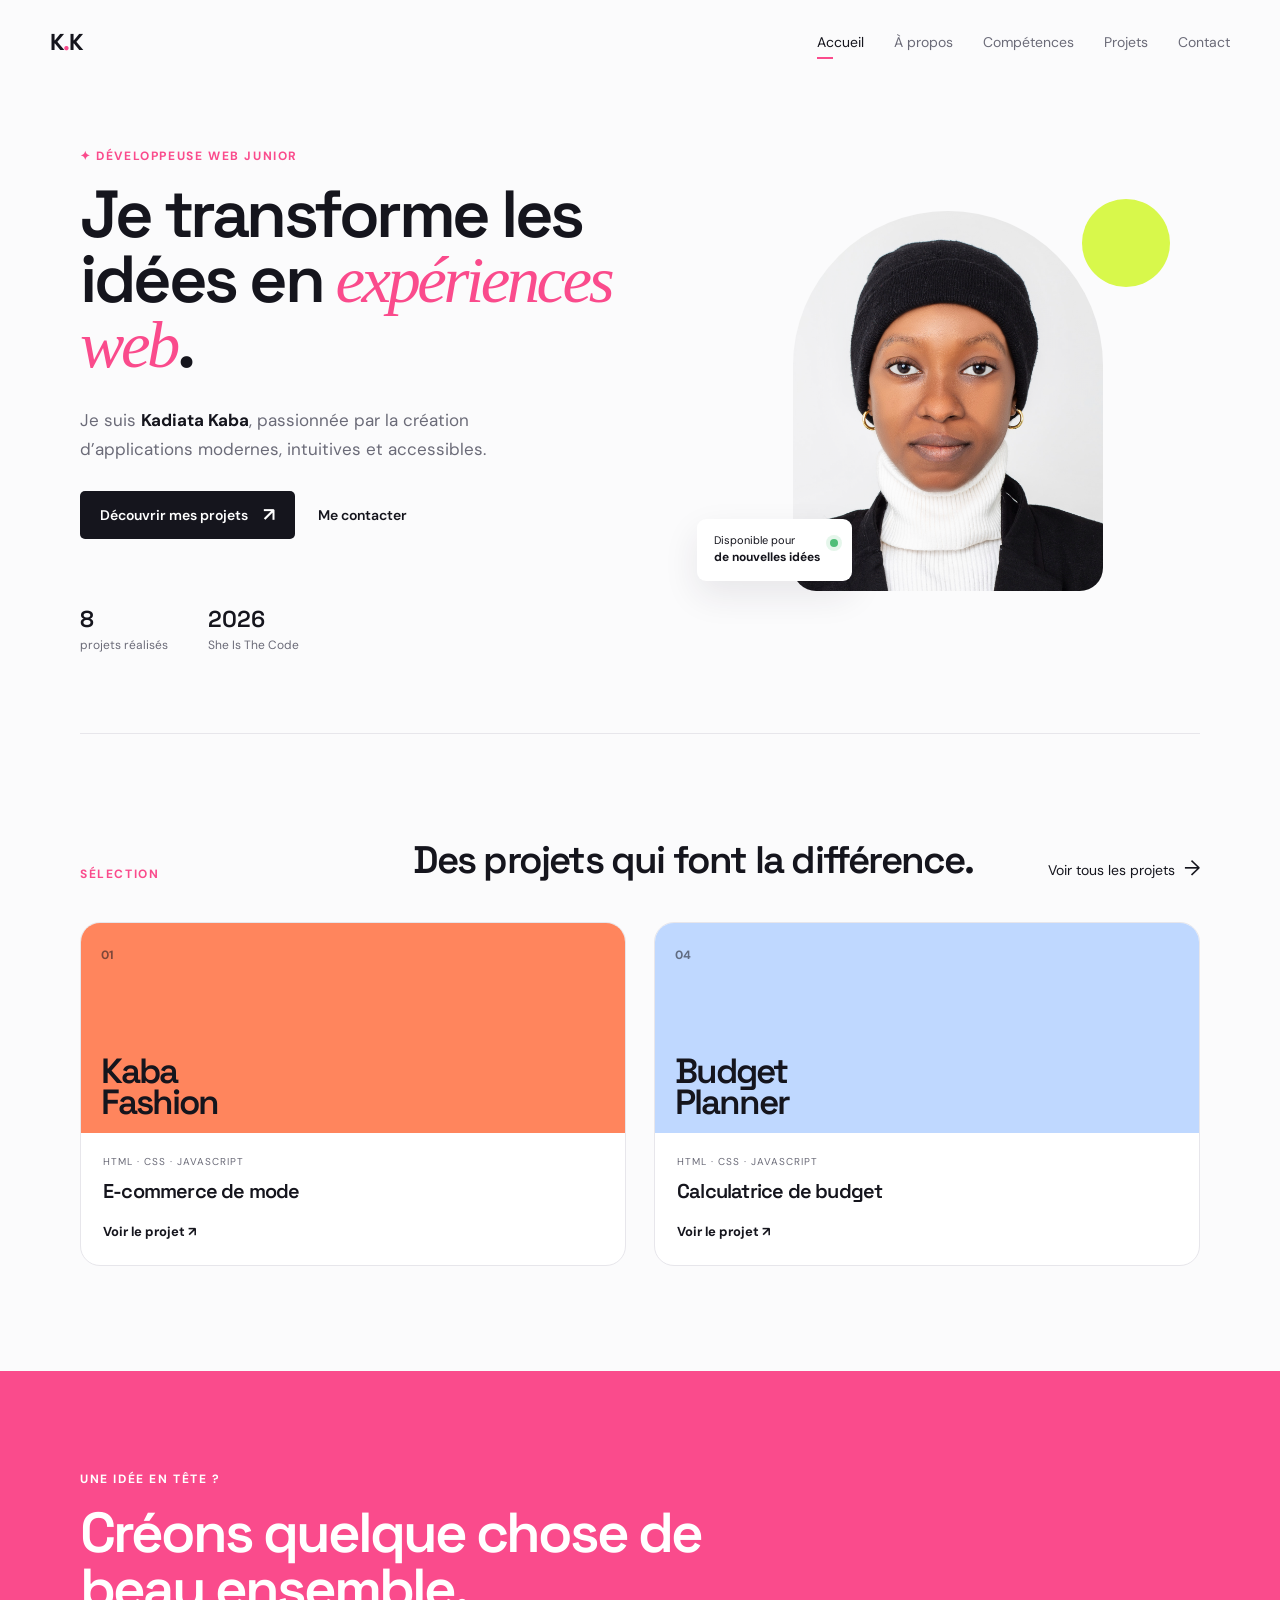
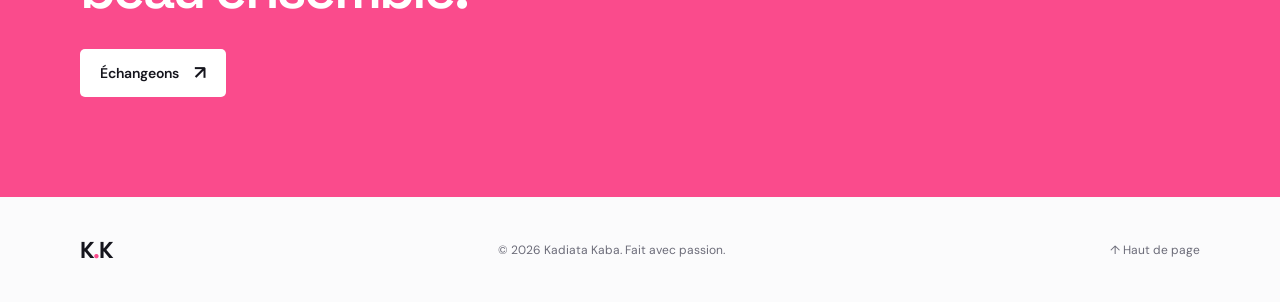
<file: index.html>
<!DOCTYPE html>
<html lang="fr">
<head>
  <meta charset="UTF-8">
  <meta name="viewport" content="width=device-width, initial-scale=1.0">
  <meta name="description" content="Portfolio de Kadiata Kaba, développeuse web formée chez She Is The Code.">
  <title>Kadiata Kaba — Développeuse Web</title>
  <link rel="preconnect" href="https://fonts.googleapis.com">
  <link rel="preconnect" href="https://fonts.gstatic.com" crossorigin>
  <link href="https://fonts.googleapis.com/css2?family=DM+Sans:wght@400;500;600;700&family=Space+Grotesk:wght@500;600;700&display=swap" rel="stylesheet">
  <link rel="stylesheet" href="style.css">
</head>
<body>
  <header class="site-header"><a class="brand" href="index.html">K<span>.</span>K</a><button class="menu-toggle" aria-label="Ouvrir le menu" aria-expanded="false"><i></i><i></i></button><nav><a class="active" href="index.html">Accueil</a><a href="about.html">À propos</a><a href="skills.html">Compétences</a><a href="projects.html">Projets</a><a href="contact.html">Contact</a></nav></header>
  <main>
    <section class="hero container">
      <div class="hero-copy reveal"><p class="eyebrow">✦ Développeuse web junior</p><h1>Je transforme les idées en <em>expériences web</em>.</h1><p class="lead">Je suis <strong>Kadiata Kaba</strong>, passionnée par la création d’applications modernes, intuitives et accessibles.</p><div class="hero-actions"><a class="button primary" href="projects.html">Découvrir mes projets <span>↗</span></a><a class="button text-button" href="contact.html">Me contacter</a></div><div class="mini-stats"><div><b>8</b><span>projets réalisés</span></div><div><b>2026</b><span>She Is The Code</span></div></div></div>
      <div class="portrait-wrap reveal"><div class="orb orb-one"></div><div class="portrait"><img src="Photo.jpg" alt="Portrait de Kadiata Kaba" onerror="this.style.display='none';this.parentElement.classList.add('photo-missing')"><span class="initials">KK</span></div><div class="floating-card">Disponible pour<br><b>de nouvelles idées</b><span class="pulse"></span></div></div>
    </section>
    <section class="featured section container"><div class="section-intro"><p class="eyebrow">Sélection</p><h2>Des projets qui font la différence.</h2><a href="projects.html">Voir tous les projets <span>→</span></a></div><div class="project-grid compact"><article class="project-card reveal"><div class="project-visual coral"><span>01</span><b>Kaba<br>Fashion</b></div><div class="project-info"><p>HTML · CSS · JavaScript</p><h3>E-commerce de mode</h3><a href="https://kabakadiata718-create.github.io/Kaba-Fashion/" target="_blank" rel="noopener">Voir le projet ↗</a></div></article><article class="project-card reveal"><div class="project-visual blue"><span>04</span><b>Budget<br>Planner</b></div><div class="project-info"><p>HTML · CSS · JavaScript</p><h3>Calculatrice de budget</h3><a href="https://kabakadiata718-create.github.io/CalculatriceBudget/" target="_blank" rel="noopener">Voir le projet ↗</a></div></article></div></section>
    <section class="cta-band"><div class="container"><p class="eyebrow">Une idée en tête ?</p><h2>Créons quelque chose de beau ensemble.</h2><a class="button light" href="contact.html">Échangeons <span>↗</span></a></div></section>
  </main><footer><a class="brand" href="index.html">K<span>.</span>K</a><p>© <span id="year"></span> Kadiata Kaba. Fait avec passion.</p><a href="#top" class="back-top">↑ Haut de page</a></footer><script src="script.js"></script>
</body></html>
</file>
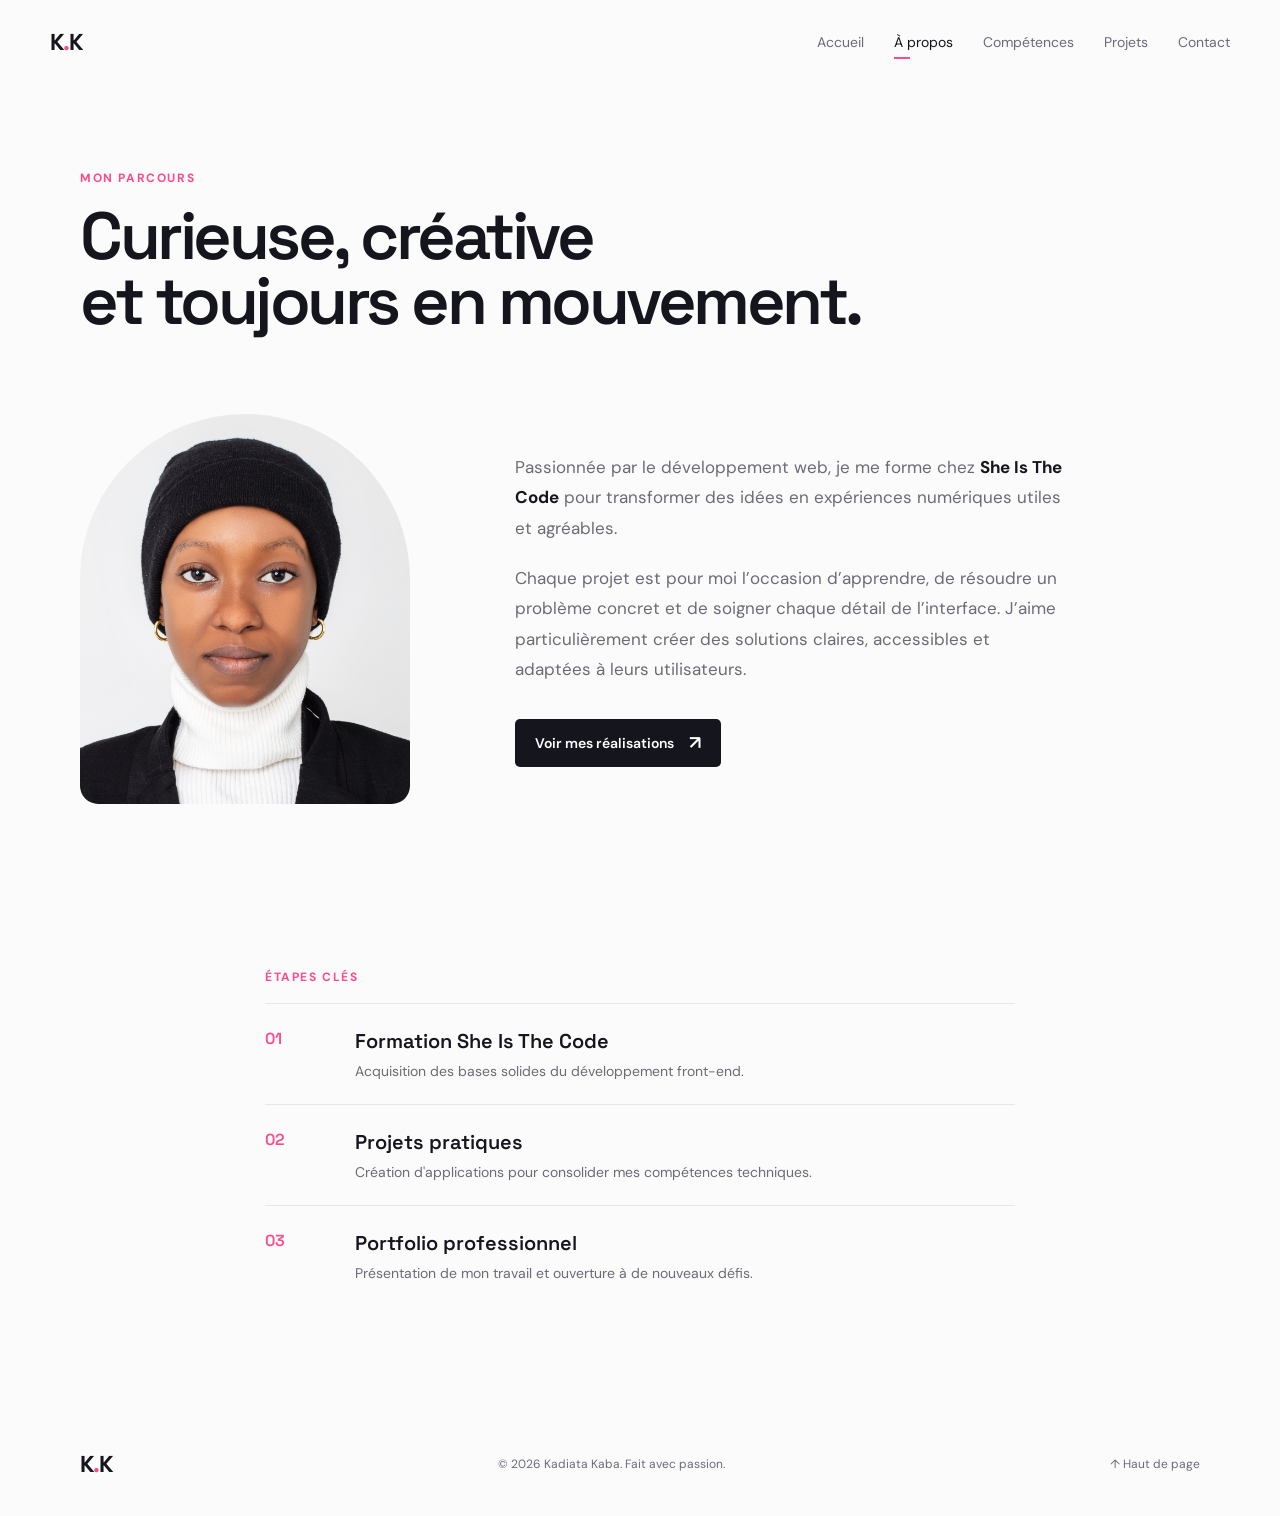
<file: about.html>
<!DOCTYPE html><html lang="fr"><head><meta charset="UTF-8"><meta name="viewport" content="width=device-width, initial-scale=1.0"><title>À propos — Kadiata Kaba</title><link rel="preconnect" href="https://fonts.googleapis.com"><link rel="preconnect" href="https://fonts.gstatic.com" crossorigin><link href="https://fonts.googleapis.com/css2?family=DM+Sans:wght@400;500;600;700&family=Space+Grotesk:wght@500;600;700&display=swap" rel="stylesheet"><link rel="stylesheet" href="style.css"></head><body><header class="site-header"><a class="brand" href="index.html">K<span>.</span>K</a><button class="menu-toggle" aria-label="Ouvrir le menu" aria-expanded="false"><i></i><i></i></button><nav><a href="index.html">Accueil</a><a class="active" href="about.html">À propos</a><a href="skills.html">Compétences</a><a href="projects.html">Projets</a><a href="contact.html">Contact</a></nav></header><main class="container page"><p class="eyebrow reveal">Mon parcours</p><h1 class="page-title reveal">Curieuse, créative<br>et toujours en mouvement.</h1><section class="about-layout"><div class="about-photo reveal"><img src="Photo.jpg" alt="Kadiata Kaba" onerror="this.style.display='none';this.parentElement.classList.add('photo-missing')"><span class="initials">KK</span></div><div class="about-copy reveal"><p>Passionnée par le développement web, je me forme chez <strong>She Is The Code</strong> pour transformer des idées en expériences numériques utiles et agréables.</p><p>Chaque projet est pour moi l’occasion d’apprendre, de résoudre un problème concret et de soigner chaque détail de l’interface. J’aime particulièrement créer des solutions claires, accessibles et adaptées à leurs utilisateurs.</p><a class="button primary" href="projects.html">Voir mes réalisations <span>↗</span></a></div></section><section class="timeline section"><p class="eyebrow">Étapes clés</p><div class="timeline-item"><span>01</span><div><h3>Formation She Is The Code</h3><p>Acquisition des bases solides du développement front-end.</p></div></div><div class="timeline-item"><span>02</span><div><h3>Projets pratiques</h3><p>Création d'applications pour consolider mes compétences techniques.</p></div></div><div class="timeline-item"><span>03</span><div><h3>Portfolio professionnel</h3><p>Présentation de mon travail et ouverture à de nouveaux défis.</p></div></div></section></main><footer><a class="brand" href="index.html">K<span>.</span>K</a><p>© <span id="year"></span> Kadiata Kaba. Fait avec passion.</p><a href="#top" class="back-top">↑ Haut de page</a></footer><script src="script.js"></script></body></html>
</file>
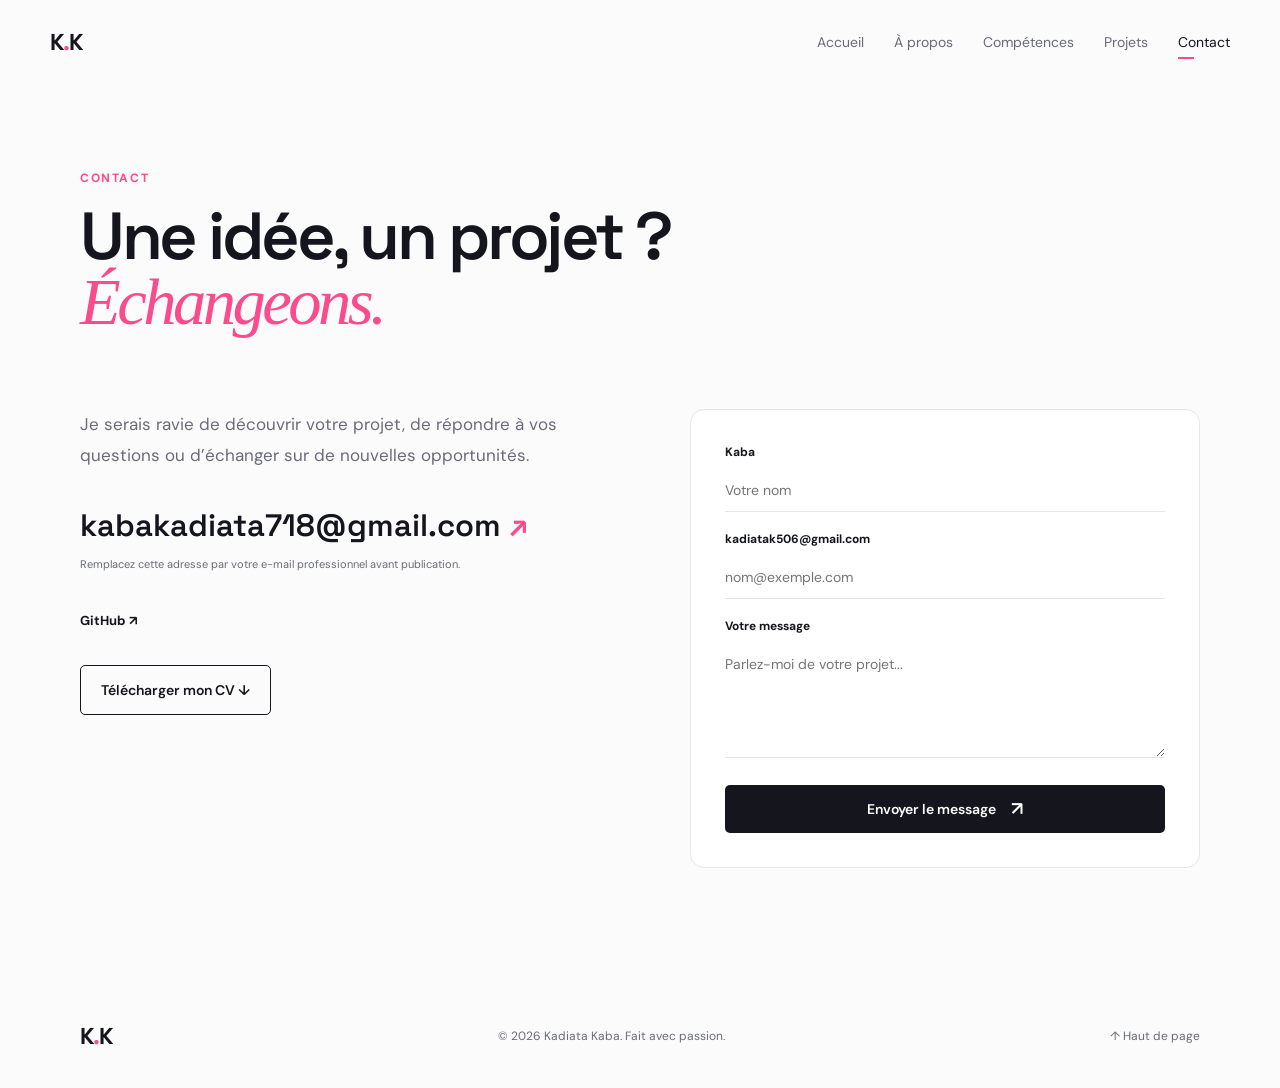
<file: contact.html>
<!DOCTYPE html><html lang="fr"><head><meta charset="UTF-8"><meta name="viewport" content="width=device-width, initial-scale=1.0"><title>Contact — Kadiata Kaba</title><link rel="preconnect" href="https://fonts.googleapis.com"><link rel="preconnect" href="https://fonts.gstatic.com" crossorigin><link href="https://fonts.googleapis.com/css2?family=DM+Sans:wght@400;500;600;700&family=Space+Grotesk:wght@500;600;700&display=swap" rel="stylesheet"><link rel="stylesheet" href="style.css"></head><body><header class="site-header"><a class="brand" href="index.html">K<span>.</span>K</a><button class="menu-toggle" aria-label="Ouvrir le menu" aria-expanded="false"><i></i><i></i></button><nav><a href="index.html">Accueil</a><a href="about.html">À propos</a><a href="skills.html">Compétences</a><a href="projects.html">Projets</a><a class="active" href="contact.html">Contact</a></nav></header><main class="container page"><p class="eyebrow reveal">Contact</p><h1 class="page-title reveal">Une idée, un projet ?<br><em>Échangeons.</em></h1><section class="contact-layout"><div class="contact-copy reveal"><p>Je serais ravie de découvrir votre projet, de répondre à vos questions ou d’échanger sur de nouvelles opportunités.</p><a class="contact-link" href="mailto:kabakadiata718@gmail.com">kabakadiata718@gmail.com <span>↗</span></a><p class="note">Remplacez cette adresse par votre e-mail professionnel avant publication.</p><div class="socials"><a href="https://github.com/kabakadiata718-create" target="_blank" rel="noopener">GitHub ↗</a></div><a class="button outline" href="cv.pdf" download>Télécharger mon CV ↓</a></div><form class="contact-form reveal" action="mailto:kabakadiata718@gmail.com" method="post" enctype="text/plain"><label>Kaba<input required name="nom" type="text" placeholder="Votre nom"></label><label>kadiatak506@gmail.com<input required name="email" type="email" placeholder="nom@exemple.com"></label><label>Votre message<textarea required name="message" rows="5" placeholder="Parlez-moi de votre projet..."></textarea></label><button class="button primary" type="submit">Envoyer le message <span>↗</span></button></form></section></main><footer><a class="brand" href="index.html">K<span>.</span>K</a><p>© <span id="year"></span> Kadiata Kaba. Fait avec passion.</p><a href="#top" class="back-top">↑ Haut de page</a></footer><script src="script.js"></script></body></html>
</file>
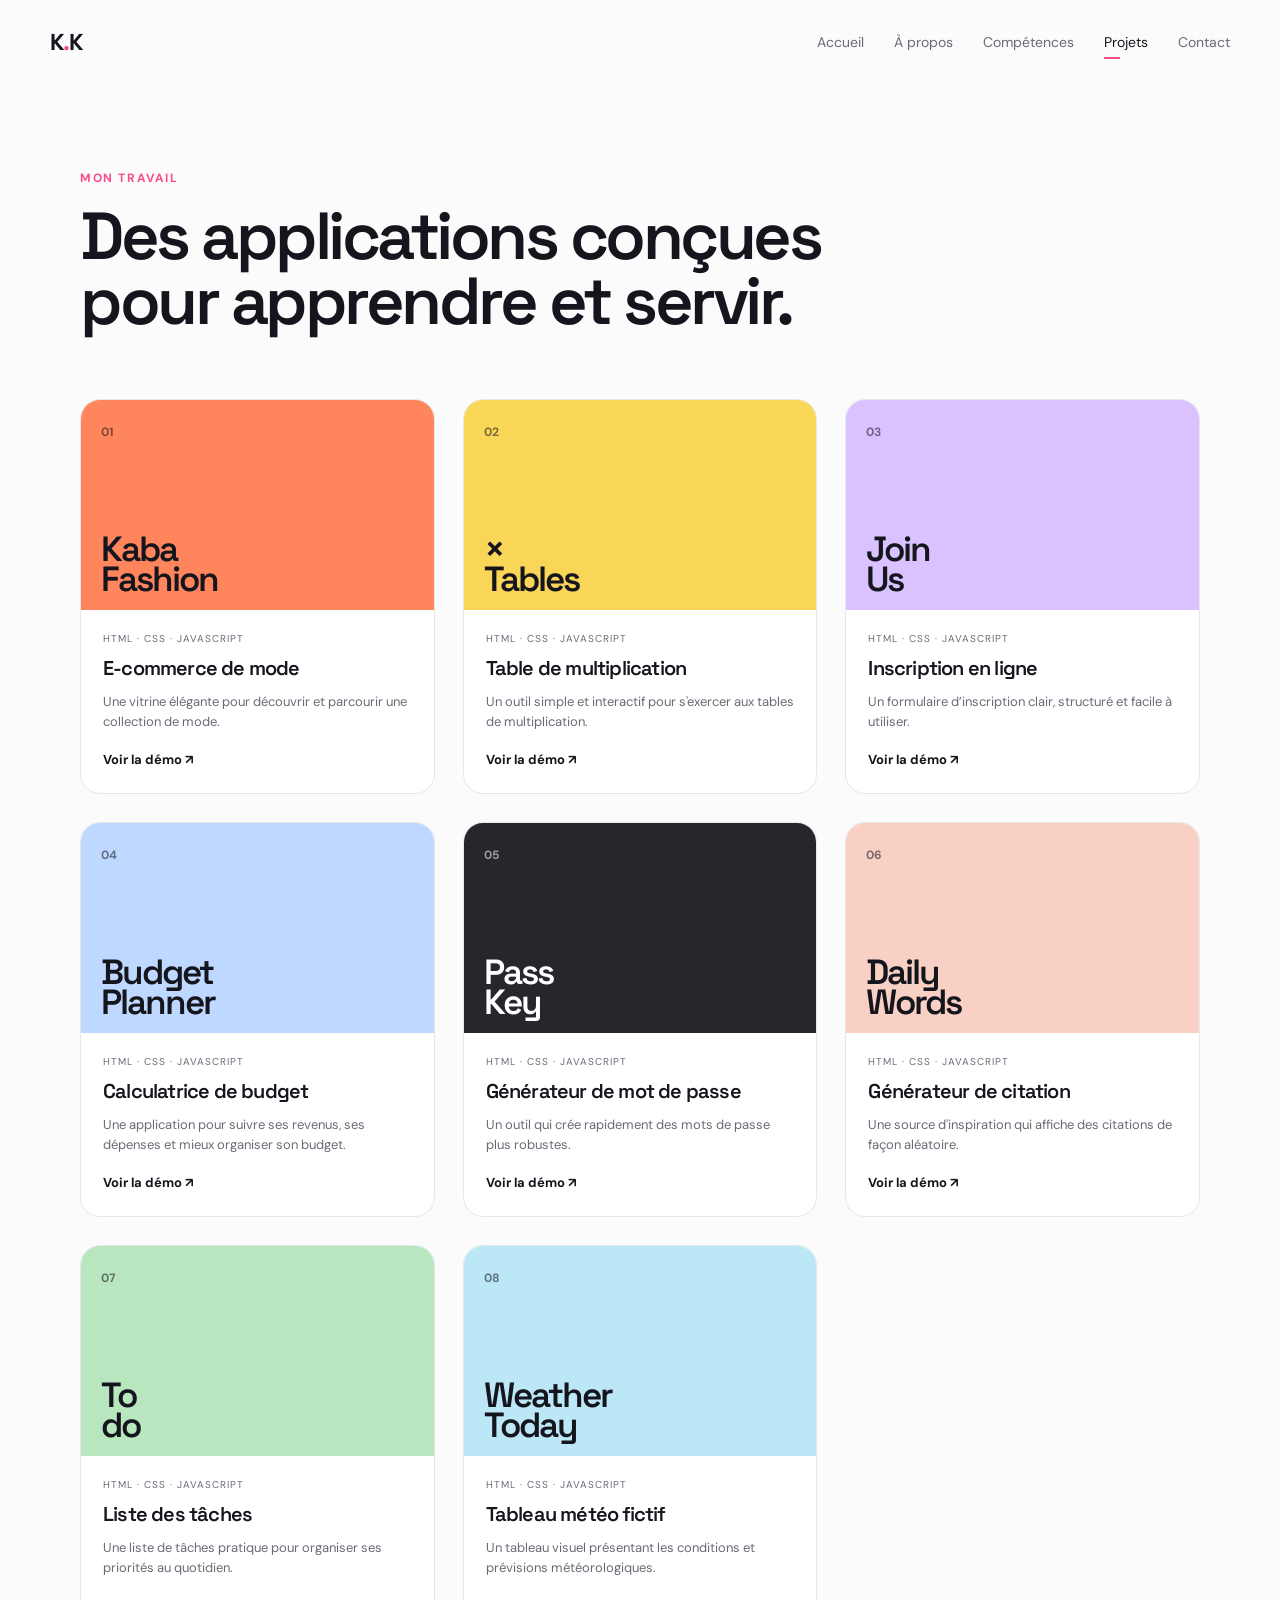
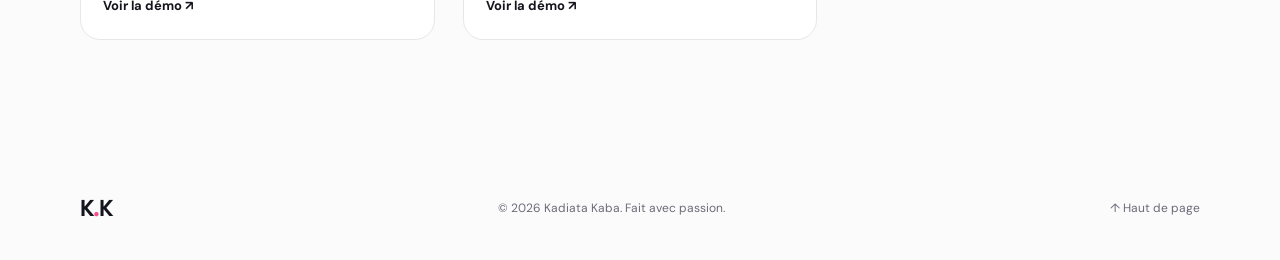
<file: projects.html>
<!DOCTYPE html><html lang="fr"><head><meta charset="UTF-8"><meta name="viewport" content="width=device-width, initial-scale=1.0"><title>Projets — Kadiata Kaba</title><link rel="preconnect" href="https://fonts.googleapis.com"><link rel="preconnect" href="https://fonts.gstatic.com" crossorigin><link href="https://fonts.googleapis.com/css2?family=DM+Sans:wght@400;500;600;700&family=Space+Grotesk:wght@500;600;700&display=swap" rel="stylesheet"><link rel="stylesheet" href="style.css"></head><body><header class="site-header"><a class="brand" href="index.html">K<span>.</span>K</a><button class="menu-toggle" aria-label="Ouvrir le menu" aria-expanded="false"><i></i><i></i></button><nav><a href="index.html">Accueil</a><a href="about.html">À propos</a><a href="skills.html">Compétences</a><a class="active" href="projects.html">Projets</a><a href="contact.html">Contact</a></nav></header><main class="container page"><p class="eyebrow reveal">Mon travail</p><h1 class="page-title reveal">Des applications conçues<br>pour apprendre et servir.</h1><section class="project-grid full">
<article class="project-card reveal"><div class="project-visual coral"><span>01</span><b>Kaba<br>Fashion</b></div><div class="project-info"><p>HTML · CSS · JavaScript</p><h3>E-commerce de mode</h3><p class="description">Une vitrine élégante pour découvrir et parcourir une collection de mode.</p><a href="https://kabakadiata718-create.github.io/Kaba-Fashion/" target="_blank" rel="noopener">Voir la démo ↗</a></div></article>
<article class="project-card reveal"><div class="project-visual yellow"><span>02</span><b>×<br>Tables</b></div><div class="project-info"><p>HTML · CSS · JavaScript</p><h3>Table de multiplication</h3><p class="description">Un outil simple et interactif pour s'exercer aux tables de multiplication.</p><a href="https://kabakadiata718-create.github.io/Tab-Khady-s/" target="_blank" rel="noopener">Voir la démo ↗</a></div></article>
<article class="project-card reveal"><div class="project-visual lilac"><span>03</span><b>Join<br>Us</b></div><div class="project-info"><p>HTML · CSS · JavaScript</p><h3>Inscription en ligne</h3><p class="description">Un formulaire d’inscription clair, structuré et facile à utiliser.</p><a href="https://kabakadiata718-create.github.io/E-inscription/" target="_blank" rel="noopener">Voir la démo ↗</a></div></article>
<article class="project-card reveal"><div class="project-visual blue"><span>04</span><b>Budget<br>Planner</b></div><div class="project-info"><p>HTML · CSS · JavaScript</p><h3>Calculatrice de budget</h3><p class="description">Une application pour suivre ses revenus, ses dépenses et mieux organiser son budget.</p><a href="https://kabakadiata718-create.github.io/CalculatriceBudget/" target="_blank" rel="noopener">Voir la démo ↗</a></div></article>
<article class="project-card reveal"><div class="project-visual dark"><span>05</span><b>Pass<br>Key</b></div><div class="project-info"><p>HTML · CSS · JavaScript</p><h3>Générateur de mot de passe</h3><p class="description">Un outil qui crée rapidement des mots de passe plus robustes.</p><a href="https://kabakadiata718-create.github.io/GenerateurDePassword/" target="_blank" rel="noopener">Voir la démo ↗</a></div></article>
<article class="project-card reveal"><div class="project-visual peach"><span>06</span><b>Daily<br>Words</b></div><div class="project-info"><p>HTML · CSS · JavaScript</p><h3>Générateur de citation</h3><p class="description">Une source d'inspiration qui affiche des citations de façon aléatoire.</p><a href="https://kabakadiata718-create.github.io/Citation-Inspirante/" target="_blank" rel="noopener">Voir la démo ↗</a></div></article>
<article class="project-card reveal"><div class="project-visual green"><span>07</span><b>To<br>do</b></div><div class="project-info"><p>HTML · CSS · JavaScript</p><h3>Liste des tâches</h3><p class="description">Une liste de tâches pratique pour organiser ses priorités au quotidien.</p><a href="https://kabakadiata718-create.github.io/listeDesTaches/" target="_blank" rel="noopener">Voir la démo ↗</a></div></article>
<article class="project-card reveal"><div class="project-visual sky"><span>08</span><b>Weather<br>Today</b></div><div class="project-info"><p>HTML · CSS · JavaScript</p><h3>Tableau météo fictif</h3><p class="description">Un tableau visuel présentant les conditions et prévisions météorologiques.</p><a href="https://kabakadiata718-create.github.io/MeteoFictif/" target="_blank" rel="noopener">Voir la démo ↗</a></div></article>
</section></main><footer><a class="brand" href="index.html">K<span>.</span>K</a><p>© <span id="year"></span> Kadiata Kaba. Fait avec passion.</p><a href="#top" class="back-top">↑ Haut de page</a></footer><script src="script.js"></script></body></html>
</file>
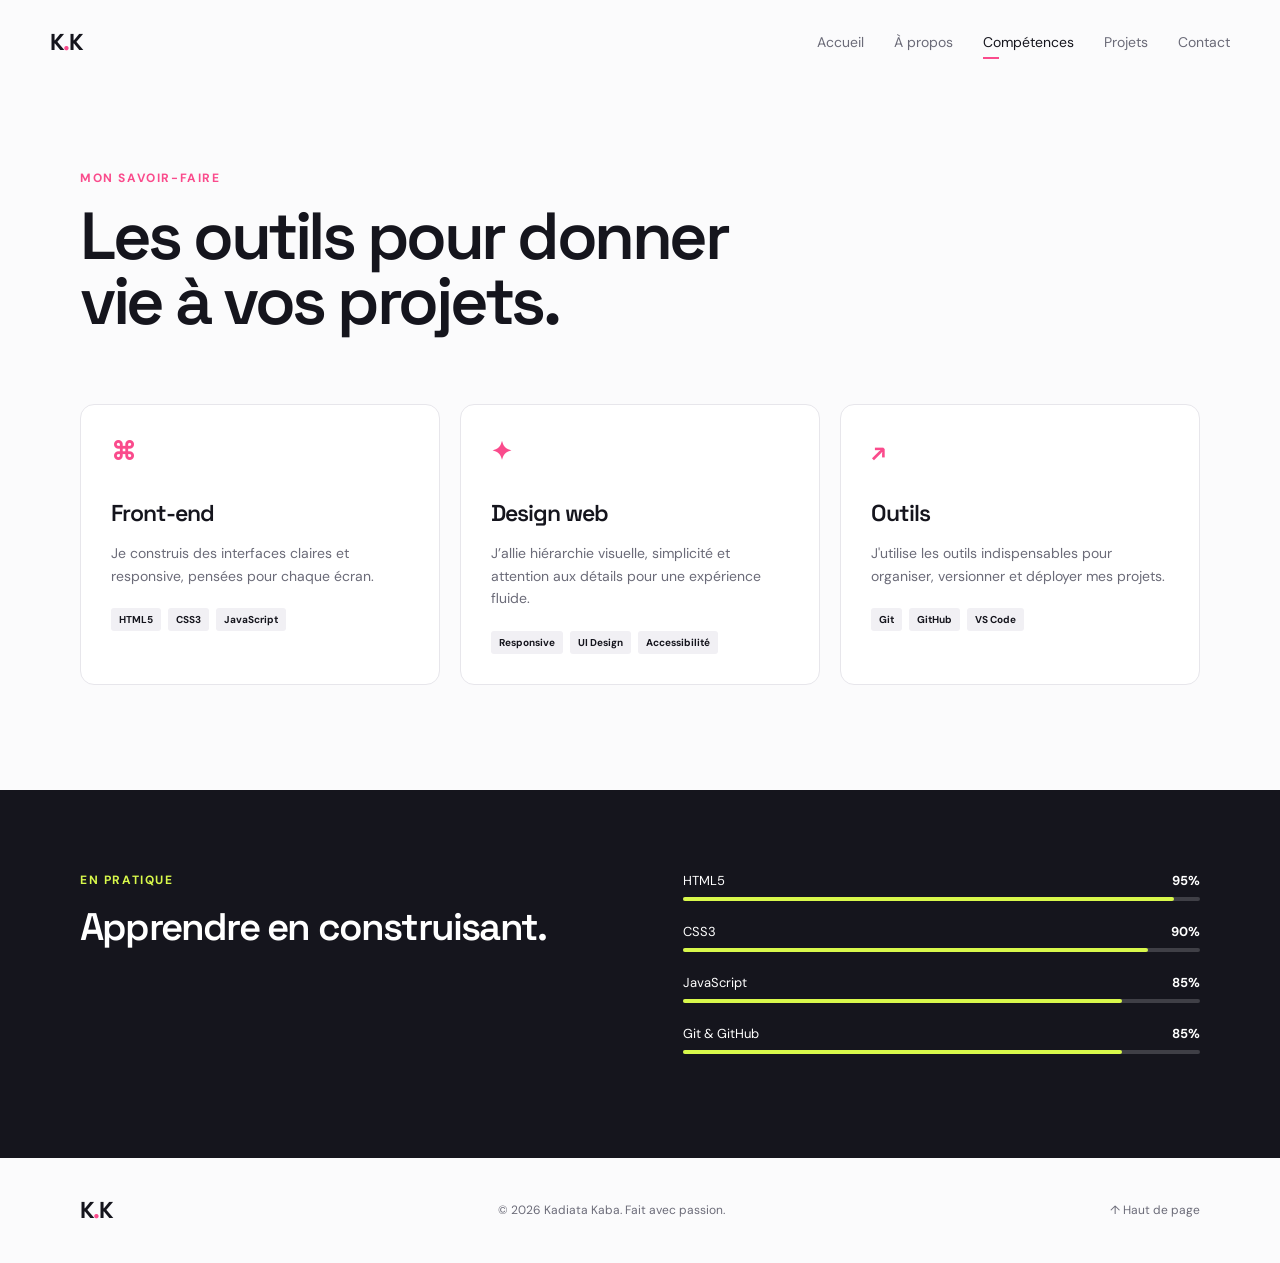
<file: skills.html>
<!DOCTYPE html><html lang="fr"><head><meta charset="UTF-8"><meta name="viewport" content="width=device-width, initial-scale=1.0"><title>Compétences — Kadiata Kaba</title><link rel="preconnect" href="https://fonts.googleapis.com"><link rel="preconnect" href="https://fonts.gstatic.com" crossorigin><link href="https://fonts.googleapis.com/css2?family=DM+Sans:wght@400;500;600;700&family=Space+Grotesk:wght@500;600;700&display=swap" rel="stylesheet"><link rel="stylesheet" href="style.css"></head><body><header class="site-header"><a class="brand" href="index.html">K<span>.</span>K</a><button class="menu-toggle" aria-label="Ouvrir le menu" aria-expanded="false"><i></i><i></i></button><nav><a href="index.html">Accueil</a><a href="about.html">À propos</a><a class="active" href="skills.html">Compétences</a><a href="projects.html">Projets</a><a href="contact.html">Contact</a></nav></header><main class="container page"><p class="eyebrow reveal">Mon savoir-faire</p><h1 class="page-title reveal">Les outils pour donner<br>vie à vos projets.</h1><section class="skills-grid"><article class="skill-card reveal"><div class="skill-icon">⌘</div><h2>Front-end</h2><p>Je construis des interfaces claires et responsive, pensées pour chaque écran.</p><div class="tags"><span>HTML5</span><span>CSS3</span><span>JavaScript</span></div></article><article class="skill-card reveal"><div class="skill-icon">✦</div><h2>Design web</h2><p>J’allie hiérarchie visuelle, simplicité et attention aux détails pour une expérience fluide.</p><div class="tags"><span>Responsive</span><span>UI Design</span><span>Accessibilité</span></div></article><article class="skill-card reveal"><div class="skill-icon">↗</div><h2>Outils</h2><p>J'utilise les outils indispensables pour organiser, versionner et déployer mes projets.</p><div class="tags"><span>Git</span><span>GitHub</span><span>VS Code</span></div></article></section><section class="progress-section"><div><p class="eyebrow">En pratique</p><h2>Apprendre en construisant.</h2></div><div class="progress-list"><div><p><span>HTML5</span><b>95%</b></p><i><em style="--progress:95%"></em></i></div><div><p><span>CSS3</span><b>90%</b></p><i><em style="--progress:90%"></em></i></div><div><p><span>JavaScript</span><b>85%</b></p><i><em style="--progress:85%"></em></i></div><div><p><span>Git & GitHub</span><b>85%</b></p><i><em style="--progress:85%"></em></i></div></div></section></main><footer><a class="brand" href="index.html">K<span>.</span>K</a><p>© <span id="year"></span> Kadiata Kaba. Fait avec passion.</p><a href="#top" class="back-top">↑ Haut de page</a></footer><script src="script.js"></script></body></html>
</file>
<file: style.css>
:root{--ink:#15151d;--muted:#6b6b78;--paper:#fbfbfc;--line:#e7e6eb;--pink:#fa4b8c;--lime:#d8f84b;--orange:#ff855d;--blue:#bfd8ff;--radius:20px}*{box-sizing:border-box}html{scroll-behavior:smooth}body{margin:0;background:var(--paper);color:var(--ink);font-family:'DM Sans',sans-serif}.container{width:min(1120px,calc(100% - 48px));margin:auto}.site-header{height:84px;display:flex;align-items:center;justify-content:space-between;width:min(1180px,calc(100% - 48px));margin:auto;position:relative;z-index:5}.brand{font:700 23px 'Space Grotesk';text-decoration:none;color:var(--ink);letter-spacing:-1px}.brand span{color:var(--pink)}nav{display:flex;gap:30px}nav a{font-size:14px;color:var(--muted);text-decoration:none;padding:8px 0;position:relative}nav a:hover,nav .active{color:var(--ink)}nav .active:after{content:'';position:absolute;bottom:0;left:0;width:16px;height:2px;background:var(--pink)}.menu-toggle{display:none}.hero{min-height:630px;display:grid;grid-template-columns:1.05fr .95fr;align-items:center;gap:60px;padding:64px 0 80px}.eyebrow{color:var(--pink);font-size:12px;font-weight:700;letter-spacing:1.6px;text-transform:uppercase;margin:0 0 18px}.hero h1,.page-title{font:600 clamp(44px,5.2vw,75px)/.98 'Space Grotesk';letter-spacing:-3.5px;margin:0}.hero h1 em,.page-title em{font-family:Georgia,serif;font-weight:400;color:var(--pink)}.lead{max-width:500px;color:var(--muted);line-height:1.7;font-size:17px;margin:28px 0}.lead strong{color:var(--ink)}.hero-actions{display:flex;gap:23px;align-items:center}.button{border:0;display:inline-flex;align-items:center;justify-content:center;gap:15px;padding:15px 20px;border-radius:5px;text-decoration:none;font:600 14px 'DM Sans';cursor:pointer;transition:.25s}.button span{font-size:19px;line-height:0}.primary{background:var(--ink);color:#fff}.primary:hover{background:var(--pink);transform:translateY(-2px)}.text-button{color:var(--ink);padding-left:0}.mini-stats{display:flex;gap:40px;margin-top:65px}.mini-stats div{display:grid;gap:3px}.mini-stats b{font:600 23px 'Space Grotesk'}.mini-stats span{color:var(--muted);font-size:12px}.portrait-wrap{height:440px;position:relative;display:grid;place-items:center}.portrait{height:380px;width:310px;border-radius:160px 160px 24px 24px;background:linear-gradient(135deg,#ffd5df,#ffc0d4);overflow:hidden;position:relative;z-index:1}.portrait img,.about-photo img{width:100%;height:100%;object-fit:cover;display:block}.initials{display:none;font:600 64px 'Space Grotesk';color:#ad3865}.photo-missing{display:grid;place-items:center}.photo-missing .initials{display:block}.orb{position:absolute;border-radius:50%;background:var(--lime)}.orb-one{height:88px;width:88px;top:18px;right:30px}.floating-card{position:absolute;z-index:2;bottom:40px;left:0;padding:14px 32px 14px 17px;background:#fff;border-radius:9px;box-shadow:0 14px 35px #28233318;font-size:11px;line-height:1.45}.floating-card b{font-size:12px}.pulse{position:absolute;width:8px;height:8px;background:#50be78;border-radius:50%;right:14px;top:20px;box-shadow:0 0 0 4px #50be7825}.section{padding:105px 0}.featured{border-top:1px solid var(--line)}.section-intro{display:grid;grid-template-columns:1fr 2fr auto;align-items:end;gap:30px;margin-bottom:40px}.section-intro .eyebrow{margin:0}.section-intro h2,.progress-section h2{font:600 clamp(27px,3vw,40px)/1.1 'Space Grotesk';letter-spacing:-1.8px;margin:0}.section-intro>a{color:var(--ink);font-size:14px;text-decoration:none;white-space:nowrap}.section-intro>a span{font-size:21px;margin-left:5px}.project-grid{display:grid;grid-template-columns:repeat(2,1fr);gap:28px}.project-grid.full{grid-template-columns:repeat(3,1fr);padding:65px 0 115px}.project-card{background:#fff;border:1px solid var(--line);border-radius:var(--radius);overflow:hidden;transition:.3s}.project-card:hover{transform:translateY(-7px);box-shadow:0 16px 38px #26233b12}.project-visual{height:210px;padding:20px;position:relative;overflow:hidden}.project-visual span{font-size:12px;font-weight:bold;opacity:.55}.project-visual b{position:absolute;left:20px;bottom:16px;font:600 35px/.86 'Space Grotesk';letter-spacing:-2px}.coral{background:var(--orange)}.yellow{background:#f9d657}.lilac{background:#d9c2ff}.blue{background:var(--blue)}.dark{background:#27262c;color:#fff}.peach{background:#f8d0c4}.green{background:#b8e6bf}.sky{background:#bce7f6}.project-info{padding:22px 22px 24px}.project-info>p:first-child{font-size:10px;letter-spacing:1px;color:var(--muted);text-transform:uppercase;margin:0}.project-info h3{font:600 20px 'Space Grotesk';letter-spacing:-.8px;margin:10px 0 16px}.project-info a{font-size:13px;color:var(--ink);font-weight:bold;text-decoration:none}.description{color:var(--muted);font-size:13px;line-height:1.5;margin:-5px 0 17px!important}.cta-band{background:var(--pink);color:#fff;padding:100px 0}.cta-band .eyebrow{color:#fff}.cta-band h2{font:600 clamp(35px,4.4vw,59px)/1 'Space Grotesk';max-width:650px;letter-spacing:-3px;margin:0 0 32px}.light{background:#fff;color:var(--ink)}.light:hover{transform:translateY(-2px)}footer{width:min(1120px,calc(100% - 48px));min-height:105px;display:flex;gap:25px;align-items:center;justify-content:space-between;margin:auto}footer p,footer a{color:var(--muted);font-size:12px;text-decoration:none}.page{padding-top:86px}.page-title{max-width:850px}.about-layout{display:grid;grid-template-columns:330px 1fr;gap:105px;align-items:center;padding:80px 0 60px}.about-photo{height:390px;border-radius:180px 180px 20px 20px;background:#ffd1df;overflow:hidden}.about-copy{max-width:550px}.about-copy p,.contact-copy>p{color:var(--muted);font-size:17px;line-height:1.8;margin:0 0 19px}.about-copy strong{color:var(--ink)}.about-copy .button{margin-top:15px}.timeline{max-width:750px;margin:auto}.timeline-item{display:grid;grid-template-columns:70px 1fr;gap:20px;padding:24px 0;border-top:1px solid var(--line)}.timeline-item span{font:600 16px 'Space Grotesk';color:var(--pink)}.timeline-item h3{margin:0 0 8px;font:600 20px 'Space Grotesk'}.timeline-item p{margin:0;color:var(--muted);font-size:14px}.skills-grid{display:grid;grid-template-columns:repeat(3,1fr);gap:20px;padding:70px 0 105px}.skill-card{background:#fff;border:1px solid var(--line);border-radius:14px;padding:30px;min-height:280px}.skill-icon{font:600 25px 'Space Grotesk';color:var(--pink)}.skill-card h2{font:600 23px 'Space Grotesk';margin:31px 0 12px;letter-spacing:-1px}.skill-card p{color:var(--muted);font-size:14px;line-height:1.6}.tags{display:flex;gap:7px;flex-wrap:wrap;margin-top:21px}.tags span{background:#f1f0f4;padding:5px 8px;border-radius:3px;font-size:10px;font-weight:bold}.progress-section{background:var(--ink);color:#fff;margin:0 calc((100vw - min(1120px,calc(100vw - 48px)))/-2);padding:82px max(calc((100vw - min(1120px,calc(100vw - 48px)))/2),24px);display:grid;grid-template-columns:1fr 1fr;gap:85px}.progress-section .eyebrow{color:var(--lime)}.progress-list>div{margin-bottom:22px}.progress-list p{display:flex;justify-content:space-between;margin:0 0 8px;font-size:13px}.progress-list i{display:block;height:4px;background:#ffffff2e;border-radius:3px}.progress-list em{display:block;height:100%;width:var(--progress);background:var(--lime);border-radius:3px}.contact-layout{display:grid;grid-template-columns:1fr 1fr;gap:100px;padding:75px 0 115px}.contact-link{font:600 clamp(21px,2.5vw,31px) 'Space Grotesk';color:var(--ink);text-decoration:none;display:block;margin:34px 0 10px;word-break:break-word}.contact-link span{color:var(--pink)}.note{font-size:11px!important}.socials{margin:35px 0}.socials a{font-size:13px;font-weight:bold;color:var(--ink);text-decoration:none}.outline{border:1px solid var(--ink);color:var(--ink);background:transparent}.contact-form{background:#fff;border:1px solid var(--line);padding:34px;border-radius:14px}.contact-form label{display:block;font-size:12px;font-weight:bold;margin-bottom:19px}.contact-form input,.contact-form textarea{font:400 14px 'DM Sans';width:100%;display:block;margin-top:9px;padding:12px 0;border:0;border-bottom:1px solid var(--line);outline:0;background:transparent;resize:vertical}.contact-form input:focus,.contact-form textarea:focus{border-color:var(--pink)}.contact-form .button{margin-top:8px;width:100%}.reveal{opacity:0;transform:translateY(18px);transition:opacity .65s ease,transform .65s ease}.reveal.visible{opacity:1;transform:none}@media(max-width:800px){.site-header{height:72px}.menu-toggle{display:grid;gap:5px;width:34px;background:transparent;border:0;padding:8px}.menu-toggle i{height:2px;background:var(--ink);width:100%;display:block}nav{display:none;position:absolute;right:0;top:62px;width:210px;background:#fff;border:1px solid var(--line);padding:15px;box-shadow:0 10px 30px #2222;flex-direction:column;gap:5px}nav.open{display:flex}nav a{padding:10px}.hero{grid-template-columns:1fr;padding-top:40px;gap:30px}.portrait-wrap{grid-row:1;height:330px}.portrait{height:295px;width:235px}.orb-one{right:8%;top:4px}.mini-stats{margin-top:35px}.section-intro{grid-template-columns:1fr;gap:15px}.section-intro a{justify-self:start}.project-grid.full,.skills-grid{grid-template-columns:repeat(2,1fr)}.about-layout,.contact-layout,.progress-section{grid-template-columns:1fr;gap:42px}.about-layout{padding-top:55px}.about-photo{max-width:290px;height:350px}.page{padding-top:55px}}@media(max-width:520px){.container,.site-header,footer{width:min(100% - 32px,1120px)}.hero h1,.page-title{letter-spacing:-2.5px}.hero{min-height:auto;padding-bottom:55px}.hero-actions{gap:14px}.button{padding:13px 15px}.project-grid,.project-grid.full,.skills-grid{grid-template-columns:1fr}.project-grid.full{padding-top:48px}.project-visual{height:185px}.section{padding:75px 0}.cta-band{padding:75px 0}.mini-stats{gap:25px}.contact-layout{padding:55px 0 75px}.contact-form{padding:24px 20px}footer{padding:28px 0;min-height:0;flex-wrap:wrap}.back-top{margin-left:auto}.progress-section{margin:0 -16px;padding:60px 16px}}
</file>
